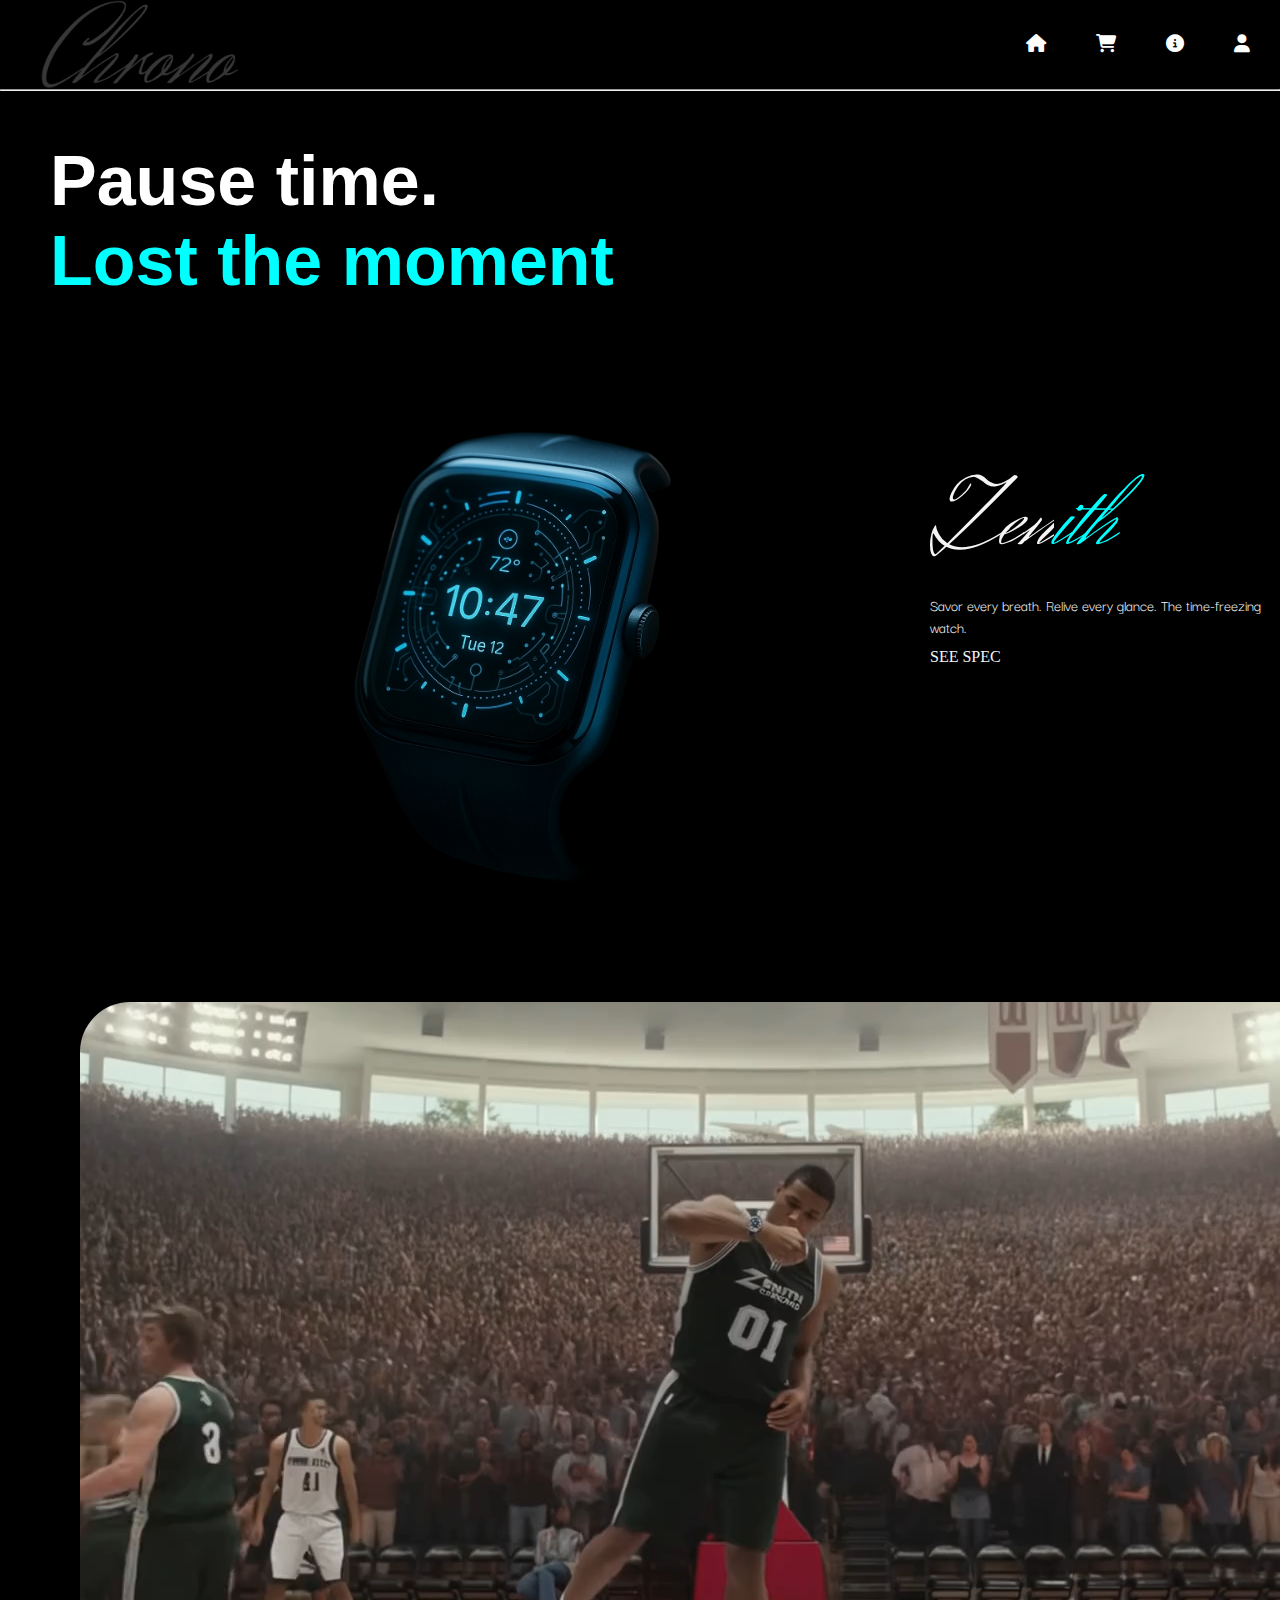
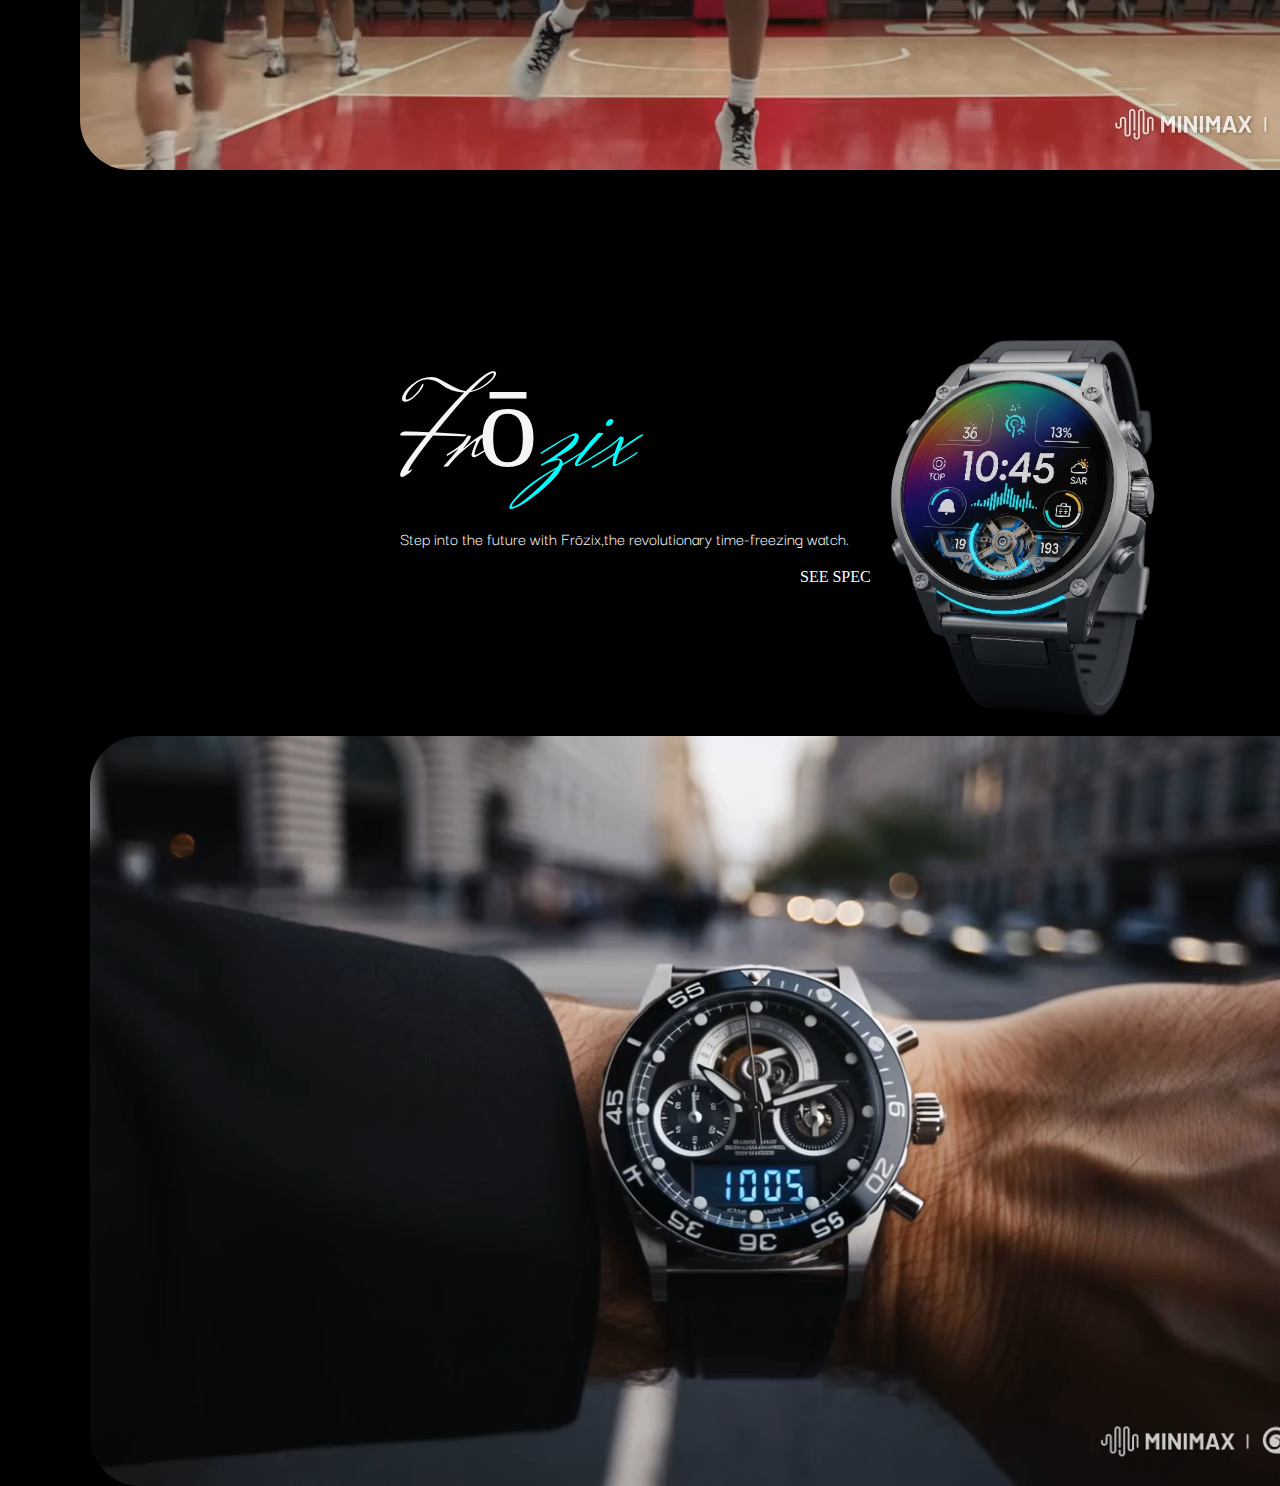
<file: index.html>
<!DOCTYPE html>
<html lang="en">
  <head>
    <meta charset="UTF-8" />
    <meta name="viewport" content="width=device-width, initial-scale=1.0" />
    <title>CHRONO | A Freeze Machine</title>
    <link rel="stylesheet" href="./style.css" />
    <link rel="shortcut icon" href="./assets/snowflake_18614608.png" />
    <!-- link fontawesome cdn -->
    <link
      rel="stylesheet"
      href="https://cdnjs.cloudflare.com/ajax/libs/font-awesome/6.7.2/css/all.min.css"
      integrity="sha512-Evv84Mr4kqVGRNSgIGL/F/aIDqQb7xQ2vcrdIwxfjThSH8CSR7PBEakCr51Ck+w+/U6swU2Im1vVX0SVk9ABhg=="
      crossorigin="anonymous"
      referrerpolicy="no-referrer"
    />
    <!-- linking google fonts -->
    <link rel="preconnect" href="https://fonts.googleapis.com" />
    <link rel="preconnect" href="https://fonts.gstatic.com" crossorigin />
    <link
      href="https://fonts.googleapis.com/css2?family=Amarante&family=Darker+Grotesque:wght@300..900&family=Herr+Von+Muellerhoff&family=Orbitron:wght@400..900&family=Playfair+Display:ital,wght@0,400..900;1,400..900&family=Raleway:ital,wght@0,100..900;1,100..900&display=swap"
      rel="stylesheet"
    />
  </head>
  <body>
    <nav>
      <div style="margin-left: 40px">
        <img
          class="logo"
          src="./assets/chrono-high-resolution-logo-grayscale-transparent.png"
          alt=""
        />

        <ul>
          <li>
            <a href=""><i class="fa-solid fa-house"></i></a>
          </li>
          <li>
            <a href=""><i class="fa-solid fa-cart-shopping"></i></a>
          </li>
          <li>
            <a href=""><i class="fa-solid fa-circle-info"></i></a>
          </li>
          <li>
            <a href=""><i class="fa-solid fa-user"></i></a>
          </li>
        </ul>
      </div>
    </nav>
    <hr />
    <h1 class="quote" style="color: white">
      Pause time. <br />
      <span style="color: aqua;">Lost the moment</span>
      
    </h1>
    <!-- homesecion -->
    <section id="home-section">
      <div class="homeContent">
        <img id="i" src="./assets/watch1.png" alt="" />
        <h1 class="home-heading">Zen<span style="color: aqua">ith</span></h1>
        <p class="home-para">
          Savor every breath. Relive every glance. The time-freezing watch.
        </p>
        <a
          id="SPEC"
          href="./assets/TimeFreezingWatch_Specs.html"
          target="_blank"
          >SEE SPEC</a
        >
      </div>
      <br /><br />
      <video autoplay="true" loop src="./assets/zenithad2.mp4"></video>
    </section>
    <section id="home-section2">
      <div id="content">
        <img class="img2" src="./assets/watch2.png" alt="" />
        <h1 class="home-heading2">Frō<span style="color: aqua">zix</span></h1>
        <p class="para">
          Step into the future with Frōzix,the revolutionary time-freezing
          watch.
        </p>
        <br />
        <a
          href="./assets/TimeFreezingWatch_Specs.html"
          target="_blank"
          >SEE SPEC</a
        >
      </div>
      <video class="vid" autoplay loop src="./assets/Hailuo_Video_Scene 1__Visual_ Opens with a _398107990998241282.mp4"></video>
    </section>
  </body>
</html>
</file>
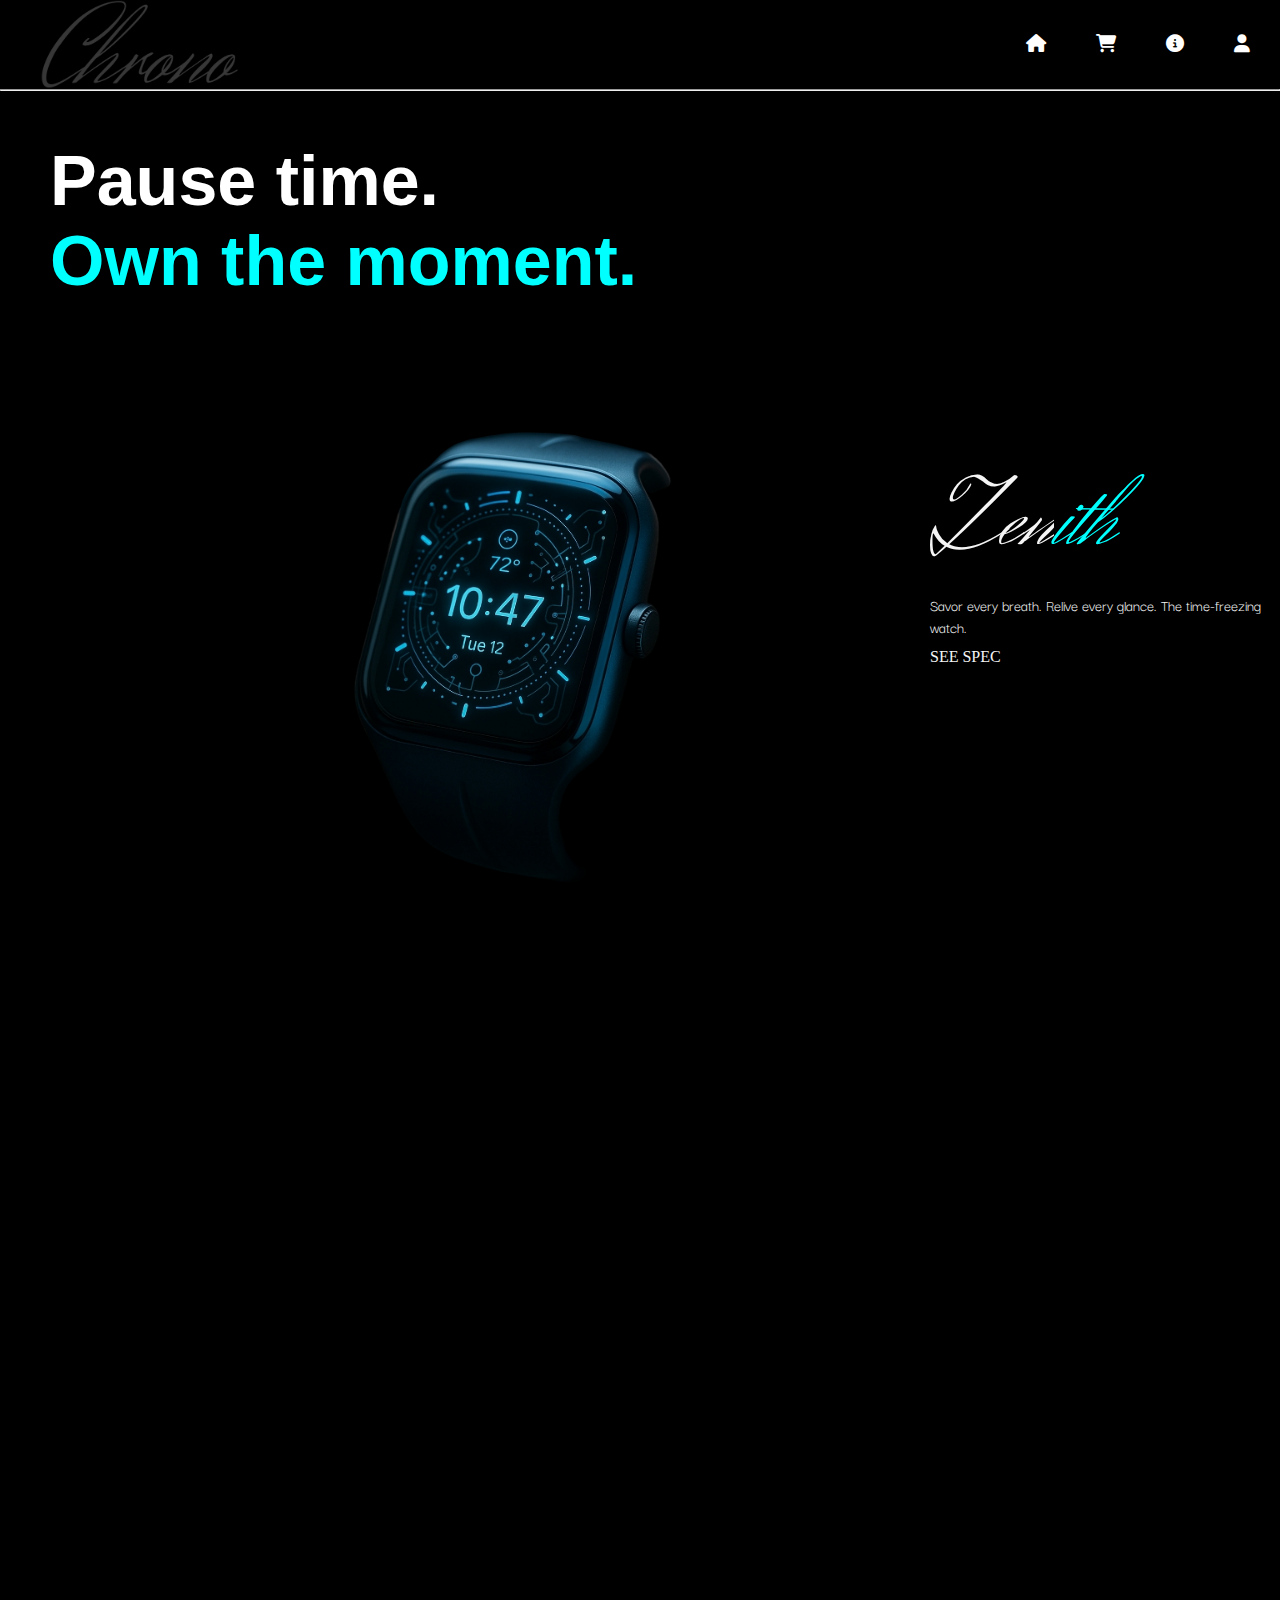
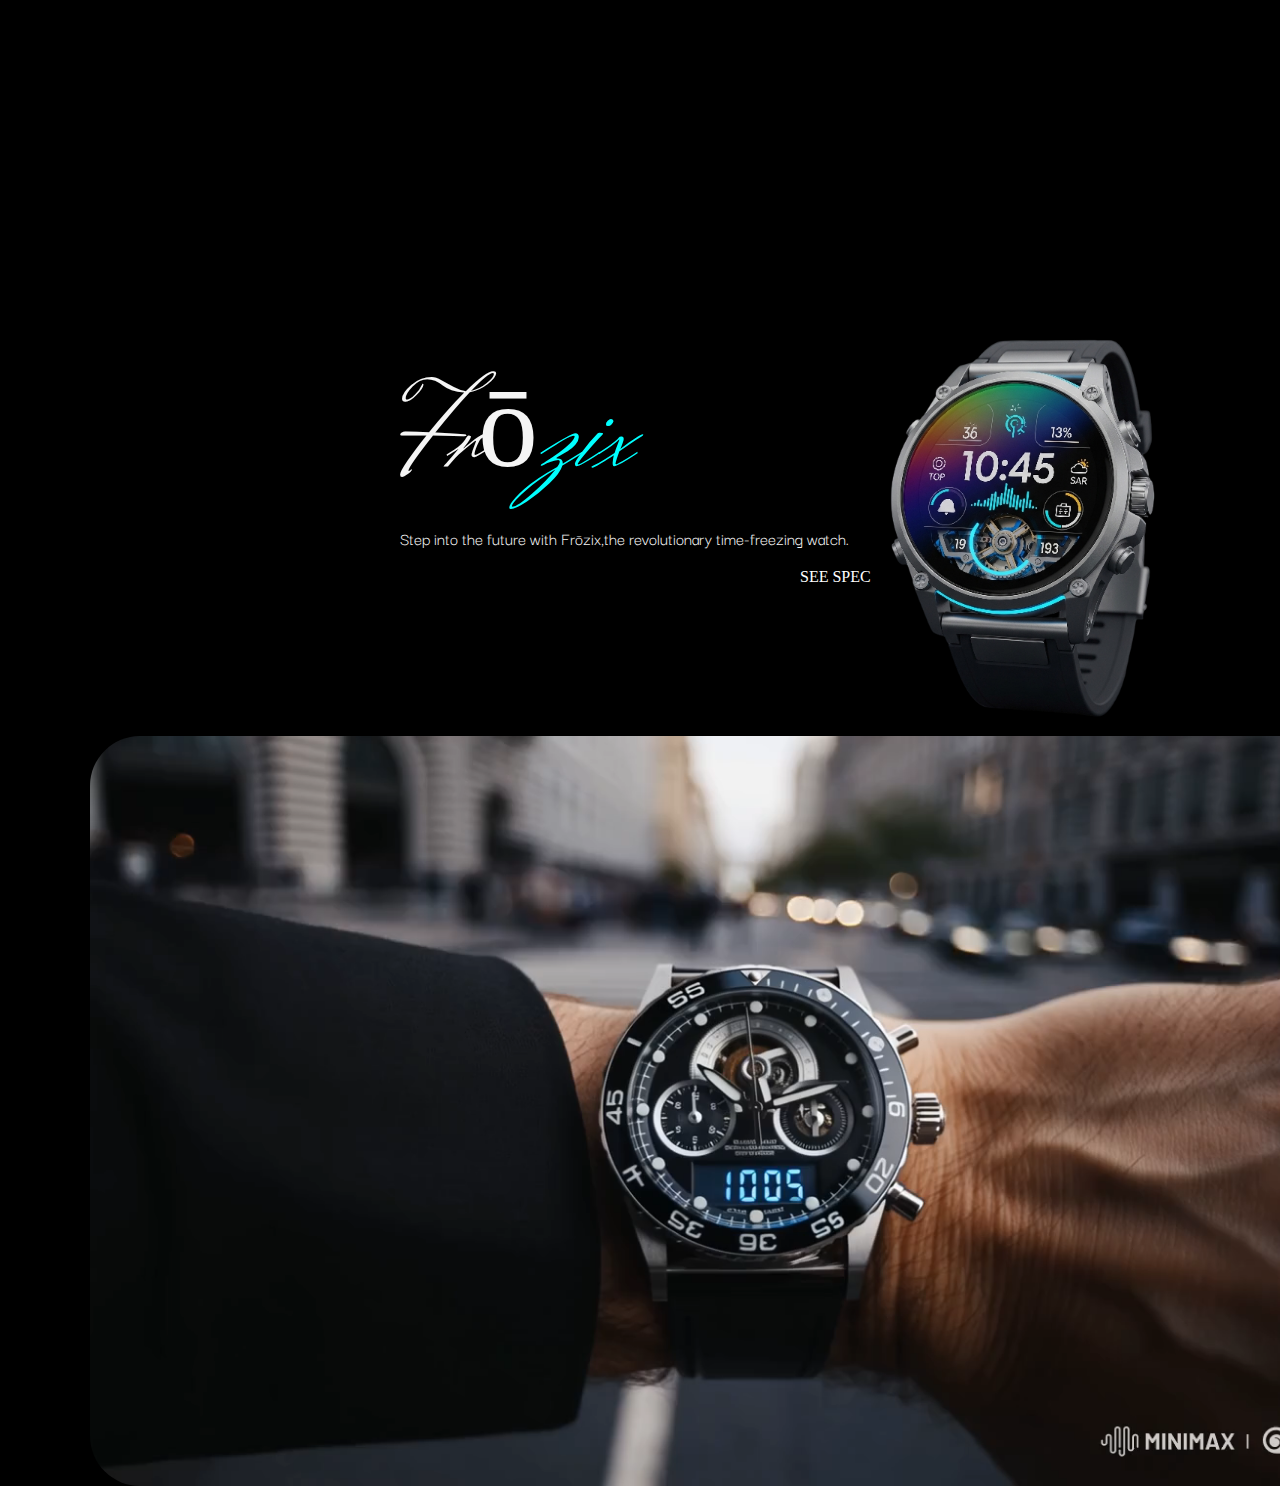
<file: site.html>
<!DOCTYPE html>
<html lang="en">
  <head>
    <meta charset="UTF-8" />
    <meta name="viewport" content="width=device-width, initial-scale=1.0" />
    <title>CHRONO | A Freeze Machine</title>
    <link rel="stylesheet" href="./style.css" />
    <link rel="shortcut icon" href="./assets/snowflake_18614608.png" />
    <!-- link fontawesome cdn -->
    <link
      rel="stylesheet"
      href="https://cdnjs.cloudflare.com/ajax/libs/font-awesome/6.7.2/css/all.min.css"
      integrity="sha512-Evv84Mr4kqVGRNSgIGL/F/aIDqQb7xQ2vcrdIwxfjThSH8CSR7PBEakCr51Ck+w+/U6swU2Im1vVX0SVk9ABhg=="
      crossorigin="anonymous"
      referrerpolicy="no-referrer"
    />
    <!-- linking google fonts -->
    <link rel="preconnect" href="https://fonts.googleapis.com" />
    <link rel="preconnect" href="https://fonts.gstatic.com" crossorigin />
    <link
      href="https://fonts.googleapis.com/css2?family=Amarante&family=Darker+Grotesque:wght@300..900&family=Herr+Von+Muellerhoff&family=Orbitron:wght@400..900&family=Playfair+Display:ital,wght@0,400..900;1,400..900&family=Raleway:ital,wght@0,100..900;1,100..900&display=swap"
      rel="stylesheet"
    />
  </head>
  <body>
    <nav>
      <div style="margin-left: 40px">
        <img
          class="logo"
          src="./assets/chrono-high-resolution-logo-grayscale-transparent.png"
          alt=""
        />

        <ul>
          <li>
            <a href=""><i class="fa-solid fa-house"></i></a>
          </li>
          <li>
            <a href=""><i class="fa-solid fa-cart-shopping"></i></a>
          </li>
          <li>
            <a href=""><i class="fa-solid fa-circle-info"></i></a>
          </li>
          <li>
            <a href=""><i class="fa-solid fa-user"></i></a>
          </li>
        </ul>
      </div>
    </nav>
    <hr />
    <h1 class="quote" style="color: white">
      Pause time. <br />
      <span style="color: aqua;">Own the moment.</span>
      
    </h1>
    <!-- homesecion -->
    <section id="home-section">
      <div class="homeContent">
        <img id="i" src="./assets/watch1.png" alt="" />
        <h1 class="home-heading">Zen<span style="color: aqua">ith</span></h1>
        <p class="home-para">
          Savor every breath. Relive every glance. The time-freezing watch.
        </p>
        <a
          id="SPEC"
          href="./assets/TimeFreezingWatch_Specs.html"
          target="_blank"
          >SEE SPEC</a
        >
      </div>
      <br /><br />
      <video autoplay loop src="./assets/zenithad2.mp4"></video>
    </section>
    <section id="home-section2">
      <div id="content">
        <img class="img2" src="./assets/watch2.png" alt="" />
        <h1 class="home-heading2">Frō<span style="color: aqua">zix</span></h1>
        <p class="para">
          Step into the future with Frōzix,the revolutionary time-freezing
          watch.
        </p>
        <br />
        <a
          href="./assets/TimeFreezingWatch_Specs.html"
          target="_blank"
          >SEE SPEC</a
        >
      </div>
      <video class="vid" autoplay loop src="./assets/Hailuo_Video_Scene 1__Visual_ Opens with a _398107990998241282.mp4"></video>
    </section>
  </body>
</html>
</file>
<file: style.css>
* {
  margin: 0;
  padding: 0;
  box-sizing: border-box;
  background-color: black;

}
.logo {
  width: 200px;
}
nav > div {
  display: flex;
  justify-content: space-between;
  align-items: center;
}
nav ul {
  display: flex;
  list-style: none;
  margin-right: 30px;
}
nav li {
  margin-left: 50px;
  position: sticky;
}
nav a {
  text-decoration: none;
  color: grey;
  font-weight: 100;
  font-size: large;
}
.homeContent a:hover {
  color: white;
  font-family: "Darker Grotesque", sans-serif;
}
nav a:hover {
  color: lightblue;
}
#home-section {
  margin-left: 80px;
  margin-top: 100px;
  position: relative;
  height: 100vh;
}
.homeContent {
  margin-left: 850px;
}
.home-heading {
  font-size: 100px;
  font-family: "Herr Von Muellerhoff", cursive;
  font-weight: 30;
  color: whitesmoke;
  padding-top: 50px;
}
.home-para {
  color: whitesmoke;
  font-family: "Darker Grotesque", sans-serif;
  padding-bottom: 10px;
}
.homeContent a {
  color: whitesmoke;
  text-decoration: none;
}
#i {
  width: 500px;
  position: absolute;
  left: 200px;
  border-radius: 80px;
}
.quote {
  padding-top: 50px;
  padding-left: 50px;
  text-align: left;
  font-size: 70px;
  font-family: sans-serif;
}
video {
  margin-top: 300px;
  border-radius: 50px;
  position: absolute;
}
#home-section2 {
  position: absolute;
  margin-top: 600px;
  margin-left: 800px;
}
.img2 {
  height: 450px;
}
.home-heading2 {
  font-size: 120px;
  font-family: "Herr Von Muellerhoff", cursive;
  font-weight: 30;
  color: whitesmoke;
  margin-left: -400px;
  margin-top: -400px;
}
.para {
  color: whitesmoke;
  margin-left: -400px;
  font-family: "Darker Grotesque", sans-serif;
  font-size: 18px;
}
div a{
  text-decoration: none;
  color: white;

}
.content a{
  color: white;
  text-decoration: none;
}
a:hover{
  color: cyan;
  font-family: sans-serif;
}
.vid{
margin-left: -710px;
margin-top: 150px;
border-radius: 50px;
height: 750px;

}
</file>
